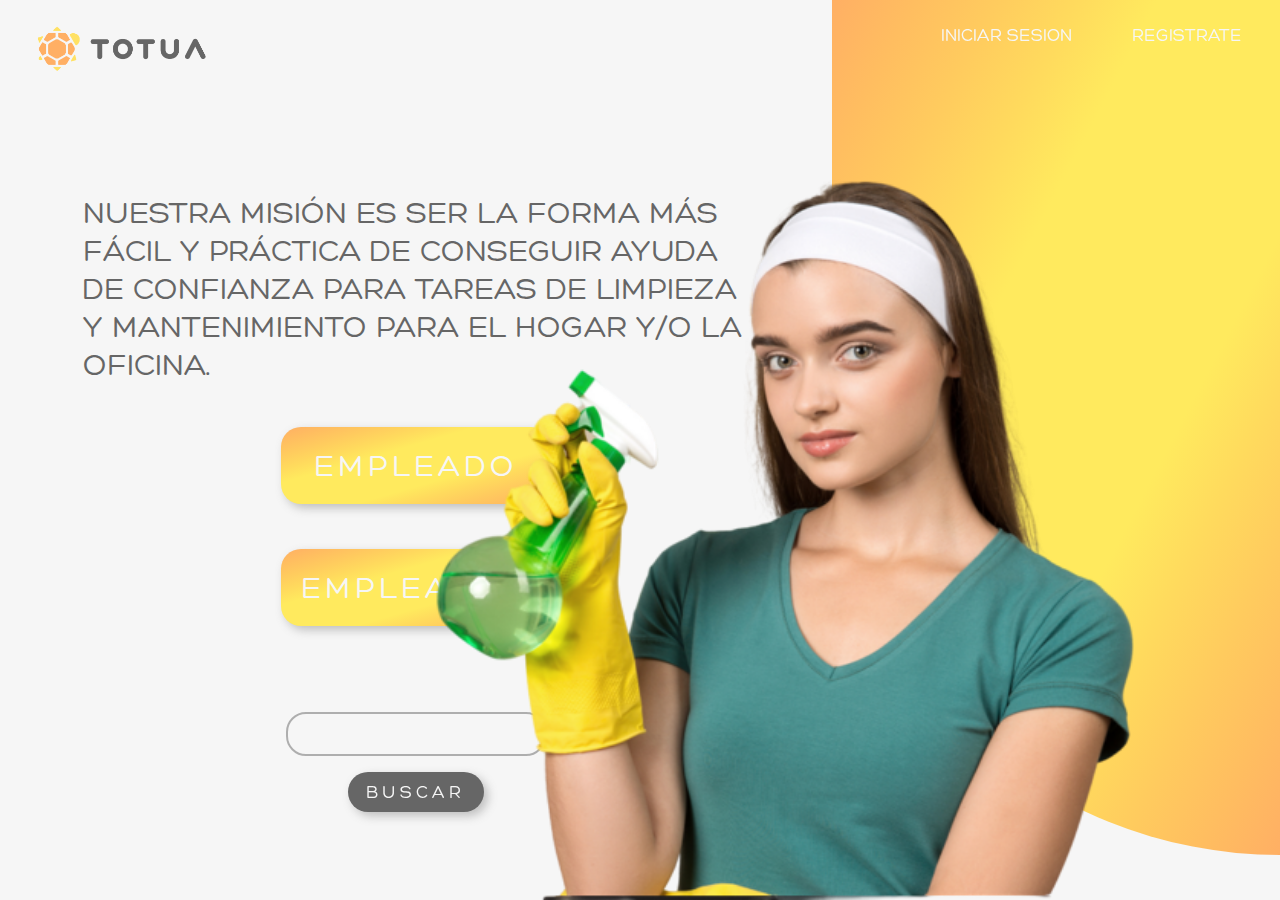
<file: index.html>
<!DOCTYPE html>
<html lang="en">
<head>
    <meta charset="UTF-8">
    <meta name="viewport" content="width=device-width, initial-scale=1.0">
    <title>Document</title>
    <link rel="stylesheet" type="text/css" href="styles.css" />
</head>
<body>
    <header class="encabezado_index">
        <div class="top fixed-top">
            <div class="contenedor">
                <div class="logo">
                    <img src="img/logo_totua-removebg-preview.png" alt="">
                </div> 
                <nav class="bmenu">
                    <ul>
                        <li><a href="login.html">INICIAR SESION</a></li>
                        <li><a href="postulacion.html">REGISTRATE</a></li>
                    </ul>
                </nav>
            </div>
        </div>
        <section class="caja">
            <section class="izquierda">
                <div class="texto">
                    NUESTRA MISIÓN ES SER LA FORMA 
                    MÁS FÁCIL Y PRÁCTICA DE CONSEGUIR 
                    AYUDA DE CONFIANZA PARA TAREAS DE 
                    LIMPIEZA Y MANTENIMIENTO PARA EL 
                    HOGAR Y/O LA OFICINA.
                </div>
                <div class="botones">
                    <button>
                        <a href="postulacion.html">
                            EMPLEADO
                        </a>
                    </button>
                    <button>
                    <a href="oferta.html"> 
                        
                            EMPLEADOR
                       
                    </a>
                </button>
                <div class="buscador">
                    <ul class="campoVacio">
                        
                    </ul>
                    <button>
                        <a href="oferta.html">
                            BUSCAR
                        </a>
                    </button>
                </div>
                </div>
            </section>
            <section class="derecha">
                
            </section>
            <img src="./img/principal_totua-removebg-preview.png" alt="" class="imagenhome">
        </section>


    </header>
    <script src="js/script.js"></script>
</body>
</html>
</file>
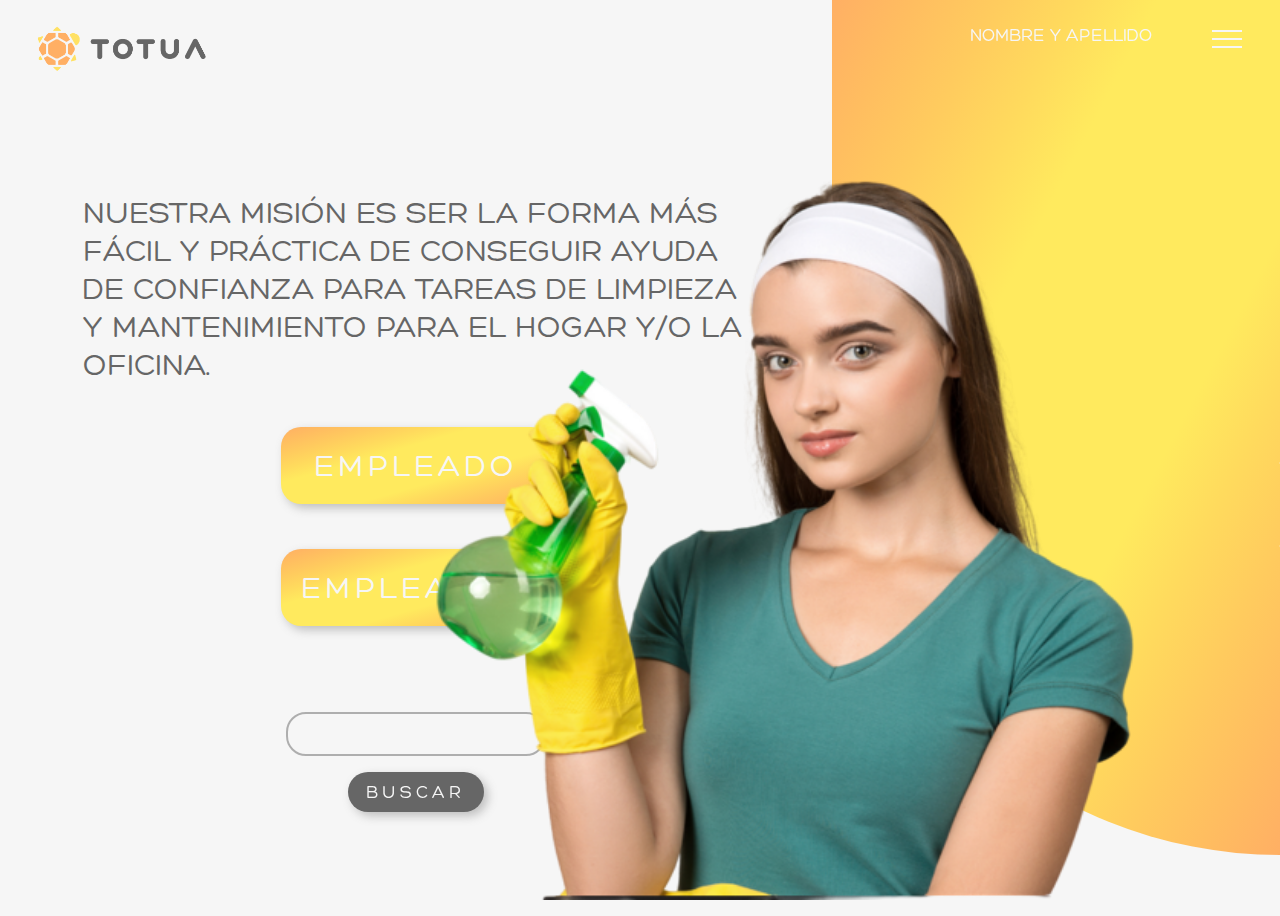
<file: homeloged.html>
<!DOCTYPE html>
<html lang="en">
<head>
    <meta charset="UTF-8">
    <meta name="viewport" content="width=device-width, initial-scale=1.0">
    <title>Document</title>
    <link rel="stylesheet" type="text/css" href="styles.css" />
</head>
<body>
    <header class="encabezado">
        <div class="top fixed-top">
            <div class="contenedor">
                <div class="logo">
                    <img src="img/logo_totua-removebg-preview.png" alt="">
                </div> 
                <nav class="bmenu">
                    <ul>
                        <li><a href="#">NOMBRE Y APELLIDO</a></li>
                        <li class="barsMenu"><a href="#">
                            <span class=line1></span>
                            <span class=line2></span>
                            <span class=line3></span>
                        </a></li>
                    </ul>
                </nav>
            </div>
        </div>
        <section class="caja">
            <section class="izquierda">
                <div class="texto">
                    NUESTRA MISIÓN ES SER LA FORMA 
                    MÁS FÁCIL Y PRÁCTICA DE CONSEGUIR 
                    AYUDA DE CONFIANZA PARA TAREAS DE 
                    LIMPIEZA Y MANTENIMIENTO PARA EL 
                    HOGAR Y/O LA OFICINA.
                </div>
                <div class="botones">
                    <button>
                        <a href="./elegirActividadLaboral.html">
                            EMPLEADO
                        </a>
                    </button>
                    <button>
                        <a href="oferta.html">
                            EMPLEADOR
                        </a>
                    </button>
                <div class="buscador">
                    <ul class="campoVacio">
                        
                        
                    </ul>
                    <button>
                        <a href="">  
                            BUSCAR
                        </a>
                    </button>
                </div>
                </div>
            </section>
            <section class="derecha">
                <ul class="menudesplegable">
                    <li>INICIO</li>
                    <LI>BUSCAR</LI>
                    <LI>MI CUENTA</LI>
                    <LI>NOTIFICACIONES</LI>
                    <LI> FAVORITOS</LI>
                    <li> CATEGORIAS</li>
                    <li> ACERCA DE TOTUA</li>
                    <li> AYUDA</li>
                    <li> TERMINOS Y CONDICIONES</li>
                    <li> CONFIGURACION DE CUENTA</li>
                </ul>
                
            </section>
            <img src="./img/principal_totua-removebg-preview.png" alt="" class="imagenhomeloged">
        </section>


    </header>
    <script src="js/script.js"></script>
</body>
</html>
</file>
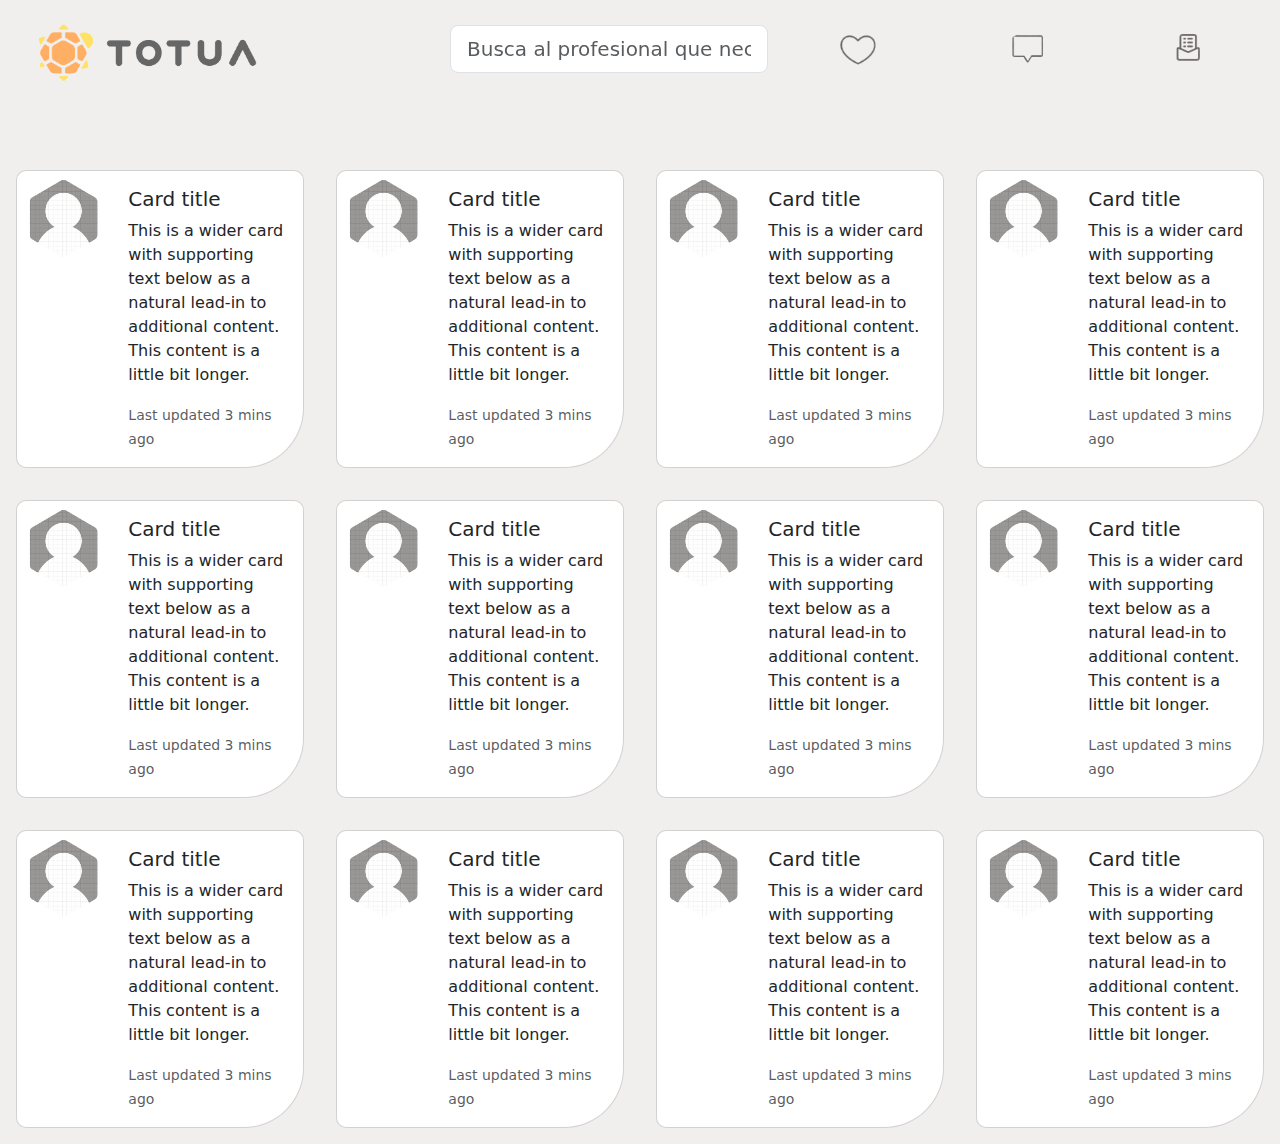
<file: oferta.html>
<!DOCTYPE html>
<html lang="en">
<head>
    <meta charset="UTF-8">
    <meta name="viewport" content="width=device-width, initial-scale=1.0">
    <title>Document</title>
    <link href="https://cdn.jsdelivr.net/npm/bootstrap@5.3.3/dist/css/bootstrap.min.css" rel="stylesheet" integrity="sha384-QWTKZyjpPEjISv5WaRU9OFeRpok6YctnYmDr5pNlyT2bRjXh0JMhjY6hW+ALEwIH" crossorigin="anonymous">
    
    <link rel="stylesheet" type="text/css" href="styles.css" />
</head>
<body class="oferta">
    <header class="encabezadoapp">
        <div class="topapp fixed-top">
            <div class="contenedorapp">
                <div class="logo">
                    <img src="img/logo_totua-removebg-preview.png" alt="">
                </div> 
                <div class="buscador">
                    <input class="form-control form-control-lg" type="text" placeholder="Busca al profesional que necesitas" aria-label=".form-control-lg example">
                </div>
                <nav class="bmenuapp">
                    <ul>
                        
                        <li><img src="./img/corazon-removebg-preview.png" alt=""></li>
                        <li><img src="./img/coment-removebg-preview.png" alt=""></li>
                        <li><img src="./img/mensajes-removebg-preview.png" alt=""></li>
                        <li><img src="./img/perfil-removebg-preview.png" alt=""></li>
                    </ul>
                </nav>
            </div>
        </div>
    </header>
    <div class="grilla">
        <div class="card mb-3" style="max-width: 540px;">
            <div class="row g-0">
              <div class="col-md-4">
                <img src="./img/perfil-removebg-preview.png" class="img-fluid rounded-start" alt="...">
              </div>
              <div class="col-md-8">
                <div class="card-body">
                  <h5 class="card-title">Card title</h5>
                  <p class="card-text">This is a wider card with supporting text below as a natural lead-in to additional content. This content is a little bit longer.</p>
                  <p class="card-text"><small class="text-body-secondary">Last updated 3 mins ago</small></p>
                </div>
              </div>
            </div>
          </div>
          <div class="card mb-3" style="max-width: 540px;">
            <div class="row g-0">
              <div class="col-md-4">
                <img src="./img/perfil-removebg-preview.png" class="img-fluid rounded-start" alt="...">
              </div>
              <div class="col-md-8">
                <div class="card-body">
                  <h5 class="card-title">Card title</h5>
                  <p class="card-text">This is a wider card with supporting text below as a natural lead-in to additional content. This content is a little bit longer.</p>
                  <p class="card-text"><small class="text-body-secondary">Last updated 3 mins ago</small></p>
                </div>
              </div>
            </div>
          </div>
          <div class="card mb-3" style="max-width: 540px;">
            <div class="row g-0">
              <div class="col-md-4">
                <img src="./img/perfil-removebg-preview.png" class="img-fluid rounded-start" alt="...">
              </div>
              <div class="col-md-8">
                <div class="card-body">
                  <h5 class="card-title">Card title</h5>
                  <p class="card-text">This is a wider card with supporting text below as a natural lead-in to additional content. This content is a little bit longer.</p>
                  <p class="card-text"><small class="text-body-secondary">Last updated 3 mins ago</small></p>
                </div>
              </div>
            </div>
          </div>
          <div class="card mb-3" style="max-width: 540px;">
            <div class="row g-0">
              <div class="col-md-4">
                <img src="./img/perfil-removebg-preview.png" class="img-fluid rounded-start" alt="...">
              </div>
              <div class="col-md-8">
                <div class="card-body">
                  <h5 class="card-title">Card title</h5>
                  <p class="card-text">This is a wider card with supporting text below as a natural lead-in to additional content. This content is a little bit longer.</p>
                  <p class="card-text"><small class="text-body-secondary">Last updated 3 mins ago</small></p>
                </div>
              </div>
            </div>
          </div>
          <div class="card mb-3" style="max-width: 540px;">
            <div class="row g-0">
              <div class="col-md-4">
                <img src="./img/perfil-removebg-preview.png" class="img-fluid rounded-start" alt="...">
              </div>
              <div class="col-md-8">
                <div class="card-body">
                  <h5 class="card-title">Card title</h5>
                  <p class="card-text">This is a wider card with supporting text below as a natural lead-in to additional content. This content is a little bit longer.</p>
                  <p class="card-text"><small class="text-body-secondary">Last updated 3 mins ago</small></p>
                </div>
              </div>
            </div>
          </div>
          <div class="card mb-3" style="max-width: 540px;">
            <div class="row g-0">
              <div class="col-md-4">
                <img src="./img/perfil-removebg-preview.png" class="img-fluid rounded-start" alt="...">
              </div>
              <div class="col-md-8">
                <div class="card-body">
                  <h5 class="card-title">Card title</h5>
                  <p class="card-text">This is a wider card with supporting text below as a natural lead-in to additional content. This content is a little bit longer.</p>
                  <p class="card-text"><small class="text-body-secondary">Last updated 3 mins ago</small></p>
                </div>
              </div>
            </div>
          </div>
          <div class="card mb-3" style="max-width: 540px;">
            <div class="row g-0">
              <div class="col-md-4">
                <img src="./img/perfil-removebg-preview.png" class="img-fluid rounded-start" alt="...">
              </div>
              <div class="col-md-8">
                <div class="card-body">
                  <h5 class="card-title">Card title</h5>
                  <p class="card-text">This is a wider card with supporting text below as a natural lead-in to additional content. This content is a little bit longer.</p>
                  <p class="card-text"><small class="text-body-secondary">Last updated 3 mins ago</small></p>
                </div>
              </div>
            </div>
          </div>
          <div class="card mb-3" style="max-width: 540px;">
            <div class="row g-0">
              <div class="col-md-4">
                <img src="./img/perfil-removebg-preview.png" class="img-fluid rounded-start" alt="...">
              </div>
              <div class="col-md-8">
                <div class="card-body">
                  <h5 class="card-title">Card title</h5>
                  <p class="card-text">This is a wider card with supporting text below as a natural lead-in to additional content. This content is a little bit longer.</p>
                  <p class="card-text"><small class="text-body-secondary">Last updated 3 mins ago</small></p>
                </div>
              </div>
            </div>
          </div>
          <div class="card mb-3" style="max-width: 540px;">
            <div class="row g-0">
              <div class="col-md-4">
                <img src="./img/perfil-removebg-preview.png" class="img-fluid rounded-start" alt="...">
              </div>
              <div class="col-md-8">
                <div class="card-body">
                  <h5 class="card-title">Card title</h5>
                  <p class="card-text">This is a wider card with supporting text below as a natural lead-in to additional content. This content is a little bit longer.</p>
                  <p class="card-text"><small class="text-body-secondary">Last updated 3 mins ago</small></p>
                </div>
              </div>
            </div>
          </div>
          <div class="card mb-3" style="max-width: 540px;">
            <div class="row g-0">
              <div class="col-md-4">
                <img src="./img/perfil-removebg-preview.png" class="img-fluid rounded-start" alt="...">
              </div>
              <div class="col-md-8">
                <div class="card-body">
                  <h5 class="card-title">Card title</h5>
                  <p class="card-text">This is a wider card with supporting text below as a natural lead-in to additional content. This content is a little bit longer.</p>
                  <p class="card-text"><small class="text-body-secondary">Last updated 3 mins ago</small></p>
                </div>
              </div>
            </div>
          </div>
          <div class="card mb-3" style="max-width: 540px;">
            <div class="row g-0">
              <div class="col-md-4">
                <img src="./img/perfil-removebg-preview.png" class="img-fluid rounded-start" alt="...">
              </div>
              <div class="col-md-8">
                <div class="card-body">
                  <h5 class="card-title">Card title</h5>
                  <p class="card-text">This is a wider card with supporting text below as a natural lead-in to additional content. This content is a little bit longer.</p>
                  <p class="card-text"><small class="text-body-secondary">Last updated 3 mins ago</small></p>
                </div>
              </div>
            </div>
          </div>
          <div class="card mb-3" style="max-width: 540px;">
            <div class="row g-0">
              <div class="col-md-4">
                <img src="./img/perfil-removebg-preview.png" class="img-fluid rounded-start" alt="...">
              </div>
              <div class="col-md-8">
                <div class="card-body">
                  <h5 class="card-title">Card title</h5>
                  <p class="card-text">This is a wider card with supporting text below as a natural lead-in to additional content. This content is a little bit longer.</p>
                  <p class="card-text"><small class="text-body-secondary">Last updated 3 mins ago</small></p>
                </div>
              </div>
            </div>
          </div>
    </div>


    <script src="https://cdn.jsdelivr.net/npm/bootstrap@5.3.3/dist/js/bootstrap.bundle.min.js" integrity="sha384-YvpcrYf0tY3lHB60NNkmXc5s9fDVZLESaAA55NDzOxhy9GkcIdslK1eN7N6jIeHz" crossorigin="anonymous"></script>

    <script src="js/script.js"></script>
</body>
</html>
</file>
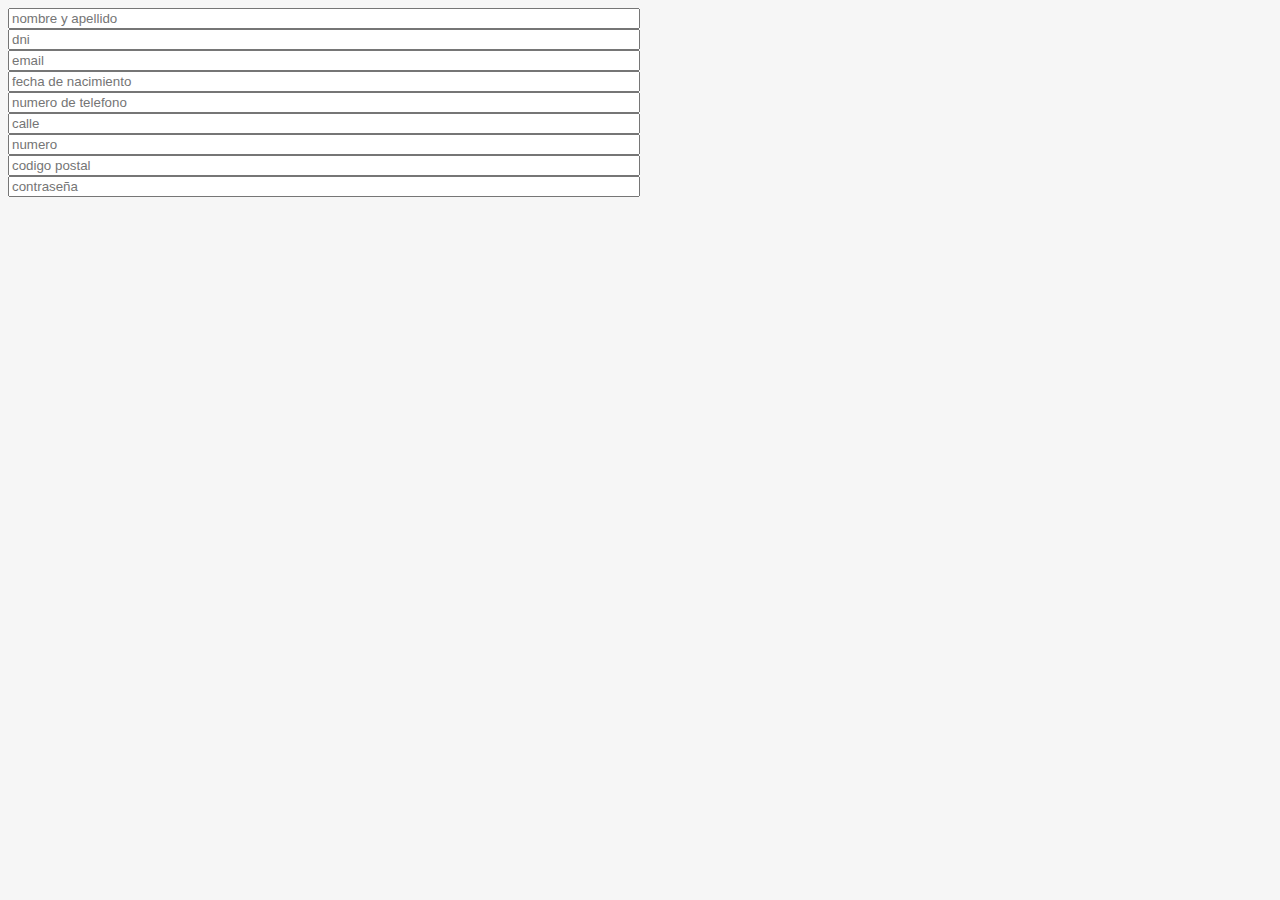
<file: registro.html>
<!DOCTYPE html>
<html lang="en">
<head>
    <meta charset="UTF-8">
    <meta name="viewport" content="width=device-width, initial-scale=1.0">
    <title>Document</title>
    <link rel="stylesheet" type="text/css" href="styles.css" />
</head>
<body>
    <div class="formularioRegistro">
        <input type="text" placeholder="nombre y apellido" class="nombre">
        <input type="text" placeholder="dni" class="dni"> 
        <input type="text" placeholder="email" class="email">
        <input type="text" placeholder="fecha de nacimiento" class="fnac">
        <input type="text" placeholder="numero de telefono" class="telefono">
        <input type="text" placeholder="calle" class="calle">
        <input type="text" placeholder="numero" class="numero">
        <input type="text" placeholder="codigo postal" class="cp">  
        <input type="text" placeholder="contraseña" class="contrasenia"> 

    </div>
    <script src="js/script.js"></script>
</body>
</html>
</file>
<file: styles.css>
@font-face { font-family: heroBold; 
    src: url('./fonts/Hero\ Bold\ 700.otf'); } 

@font-face { font-family: heroLight; 
    src: url('./fonts/Hero\ Light\ 200.otf'); } 

@font-face { font-family: heroRegular; 
    src: url('./fonts/Hero\ Regular\ 400.otf'); } 

body{
    background-color: rgb(246,246,246);
}

.encabezado {
    height: 100vh;
    position: relative;
}

.encabezado_index{
    height: 10vh;
    position: relative;
  
}

.top {
    background-color: transparent;
    top: 0;
    width: 100%}

.contenedor{
    display: flex;
    flex-direction: row;
    justify-content: space-between;
    
}


.logo img{
    height: 50%; 
}


.bmenu{
    display: flex;
    flex-direction: row;
    align-items: center;
    height: 30%;
}
.bmenu ul{
    display: flex;
    flex-direction: row;
    margin-left: 10px;
    
  
}

.bmenu ul li{
    margin-right: 30px;
    margin-left: 30px; 
    list-style: none;

}
.bmenu ul li a{
    color: #F6F6F6;;
    text-decoration: none;
    list-style: none;
    font-family: heroRegular;
    font-size: large;
}

.barsMenu{
    width: 30px;
    height: 30px;  
    cursor: pointer;
}


.barsMenu span{
    display: block; 
    width: 100%;
    height: 2px;
    background: rgb(246,246,246);
    transform-origin: 0px 100%;
    margin-top: 6px;
    
}

 .activeline1{
    transform: rotate(45deg) translate(-2px, 1px);

}

.activeline2{
    opacity: 0;
}


.activeline3{
    transform: rotate(-45deg) translate(-4px, 2px);
    
}

.caja{
    display: flex;
    flex-direction: row;
    width: 100%;
    height: 95vh;
    object-fit: cover;
    position: absolute;
    position: fixed;
    top: 0;
    right: 0;
    bottom: 0;
    left: 0;
    z-index: -2;
    
}

.izquierda{
    width: 65%;
    background-color: rgb(246,246,246);
    display: flex;
    flex-direction: column;
    justify-content: space-evenly;
    align-items: center;
}


.izquierda .botones{
    display: flex;
    flex-direction: column;
    justify-content: space-between;
    
    height: 45%;
    width: 50%;
    align-items:center;
    
}

.botones button {
    background-image: linear-gradient(to right bottom, #ffaf64, #ffbd60, #ffcb5e, #ffda5d, #ffea5e, #ffea5e, #ffea5e, #ffea5e, #ffda5d, #ffcb5e, #ffbd60, #ffaf64);
    height: 20%;
    width: 65%;
    border-radius: 20px;
    border: none;
    box-shadow: 4px 4px 10px #66666660;
}

.botones button a {
    text-decoration: none;
    color: #F6F6F6;
    font-family: heroRegular;
    font-size: xx-large;
    letter-spacing: 4px;
    
    z-index: 1;
}
.izquierda .texto{
    width: 80%;
    font-size: xx-large;
    font-family: heroRegular; 
    padding-top: 150px;
    color: #666666;
}

.buscador{
    width: 65%;
    height: 30%;
    display: flex;
    flex-direction: column;
    justify-content: space-around;
    align-items: center;
}

.buscador .campoVacio {
    height: 40%;
    width: 80%;
    border-radius: 20px;
    border: solid #6666667f 2px;
    overflow-y: scroll;
    
}

.campoVacio li{
    list-style: none;
    border: solid;
    height: 80%;
    text-align: center ;
}

.buscador button{
    width: 50%;
    height: 40%;
    text-align: center;
    background: #666666;

}

.buscador button a{
    font-size: large;
    text-align: center;
}

.derecha{
    width: 35%;
    background-image: linear-gradient(to right bottom, #ffaf64, #ffbd60, #ffcb5e, #ffda5d, #ffea5e, #ffea5e, #ffea5e, #ffea5e, #ffda5d, #ffcb5e, #ffbd60, #ffaf64);
    display: flex;
    flex-direction: column;
    justify-content: center;
    padding-right: 0%;
    border-radius: 0% 0% 0% 100% / 28% 53% 0% 51%;

}

.menudesplegable {
    height: 80%;
    text-align: right;
    list-style: none;
    display: flex;
    flex-direction: column;
    justify-content: space-evenly;
    text-decoration: none;
    color: #F6F6F6;
    font-family: heroRegular;
    font-size: xx-large;
    padding-left: 100%;
    
    
}

.menudesplegableactivo{
    display: block;
    height: 80%;
    text-align: right;
    list-style: none;
    display: flex;
    flex-direction: column;
    justify-content: space-evenly;
    text-decoration: none;
    color: #F6F6F6;
    font-family: heroRegular;
    font-size: xx-large;
    padding-left: 0%;
    gap: 3%;
}

.menudesplegable li{
    padding-right: 20px;
    
}


.imagenhome{
    position: fixed;
    top: 10%;
    right: 10%;  
    bottom: 0%;
    height: 90%;
    

}

.imagenhomeloged{
    position: fixed;
    top: 10%;
    right: 10%;  
    bottom: 0%;
    height: 90%;
    opacity: 1;
    transition: opacity 0.5s;
    

}

.imagenhomeactiva{
    opacity: 0;
    transition: opacity 0.5s;
}


/* registro */

.formularioRegistro{
    display: flex;
    flex-direction: column;
    width: 50%;
    justify-content: center;
}

/* login */

.login{
    height: 100vh;
    width: 100%;
    
    display: flex;
    flex-direction: column;
    justify-content: center;
    align-items: center;
    gap: 5%;
}

.titulo{
   
    height: 5%;
    width: 50%;
    text-align: center;
    font-family: herobold;
    color: gray;
    font-size: 5vh;
}

.tarjetasredes{
    
    display: flex;
    flex-direction: row;
    justify-content: center;
    align-items: center;
    gap: 5%;
    height: 5%;
    width: 20%;
}

.facebook img{
   height: 8vh;
   
    
}



.google img{
    height: 8vh;
     
 }



.dibujo{
    
    width: 40%;
    height: 5%;
    display: flex;
    flex-direction: row;
    justify-content:center;
}

.linea{
   
    margin-top: 5%;
    border-top: solid ;
    border-width: 1px;
    width: 30%;
    
}

.formularioLog{
    display: flex;
    flex-direction: column;
    justify-content: space-around;
    width: 30%;
    height: 25%;
 
}

.formularioLog input{
    height: 25%;
}

.formularioLog .btn{
    height: 25% ;
    color: white;
    font-family: heroRegular;
    background: linear-gradient(90deg, rgba(255,123,0,0.9585084033613446) 0%, rgba(255,234,94,0.9501050420168067) 98%);
    border: orange;
}

/* oferta */
.encabezadoapp {
    height: 10vh;
    position: relative;
    
    
}

.topapp {
    background-color: transparent;
    top: 0;
    width: 100%}

.contenedorapp{
    display: flex;
    flex-direction: row;
    justify-content: space-between;
    
}


.logo img{
    height: 50%;
   
}

.buscador{
   padding-top: 25px;
    

}

.buscador input{
    width: 100%;
}
.oferta{
    background-color: rgb(241, 238, 238);
}

.bmenuapp{
    
    display: flex;
    flex-direction: row;
    align-items: center;
    height: 5%;
    width: 40%;
    
}
.bmenuapp ul{
    display: flex;
    flex-direction: row;
    justify-content: space-around;
    width: 100%;
 
}

.bmenuapp ul li{
   padding-top: 25px;
    margin-left: 30px; 
    list-style: none;
    
}


.bmenuapp ul li img{
height: 25%;

}


.grilla{
    padding-top: 5%;
    display: grid;
    grid-template-columns: 1fr 1fr 1fr 1fr;
    grid-template-rows: 1fr 1fr 1fr;
}

.card{
    margin:5%;
    border-radius: 10px 10px 60px 10px;
-webkit-border-radius: 10px 10px 60px 10px;
-moz-border-radius: 10px 10px 60px 10px;
}

.titulo_postulacion{
    font-family: heroRegular;
    color: #6D6766;
    font-weight: 1000;
}

.subtitulo_postulacion{
    font-family: heroRegular;
    font-size: medium;
    color: #6D6766;
    margin-bottom: 2%;
    
}

.formulario_postulacion{
    display: flex;
    flex-direction: column;
    justify-content:center;
    align-items: center;
    margin-top: 10%;
    height: 60%;
    
}

.form_postulacion{
    height: 80%;
    width: 22%;
    display: flex;
    flex-direction: column;
    justify-content: space-around;
    margin-bottom: 2%;
}

.form_postulacion input{
    height: 15%;
}

.botones_postulacion{
    
    width: 22%;
    display: flex;
    flex-direction: row;
    justify-content: space-between;
    height: 12%;
    font-family: heroRegular;
}

.botones_postulacion a{
    width: 40%;
}

.botones_postulacion .volver{
    background-color: #FDDE50;
    border-color: #FDDE50;

}

.botones_postulacion .siguiente{
    background-color: #FC905E;
    border-color: #FC905E;
}

.formulario_actividad{
    display: flex;
    flex-direction: column;
    justify-content:space-evenly;
    align-items: center;
    margin-top: 10%;
    height: 30%;
    
 
}

.titulo_actividad{
    font-family: heroRegular;
    font-size: x-large;
    color: #6D6766;
    margin-bottom: 2%;
    text-align: center;
}

.form_actividad{
    height: 30%;
    width: 22%;
    display: flex;
    flex-direction: column;
    justify-content: space-around;
    margin-bottom: 2%;
    
}

.form_actividad select{
    height: 65%;
    
}

.botones_actividad{
    
    width: 22%;
    display: flex;
    flex-direction: row;
    justify-content: space-between;
    height: 18%;
    font-family: heroRegular;
}

.botones_actividad a{
    width: 40%;
}

.botones_actividad .volver{
    background-color: #FDDE50;
    border-color: #FDDE50;

}

.botones_actividad .siguiente{
    background-color: #FC905E;
    border-color: #FC905E;
}

.contenedorToggle{
    display: flex;
    flex-direction: row;
    justify-content: space-between;
    height: 25%;

}



.switch {
    position: relative;
    display: inline-block;
    width: 12%;
    height: 55%;
    
  }
  
  .switch input { 
    opacity: 0;
    width: 0;
    height: 0;
  }
  
  .slider {
    position: absolute;
    cursor: pointer;
    top: 0;
    left: 0;
    right: 0;
    bottom: 0;
    background-color: #FC905E;
    -webkit-transition: .4s;
    transition: .4s;
  }
  
  .slider:before {
    position: absolute;
    content: "";
    height: 80%;
    width: 50%;
    left: 4px;
    bottom: 4px;
    background-color: white;
    -webkit-transition: .4s;
    transition: .4s;
  }
  
  input:checked + .slider {
    background-color: #FDDE50;
  }
  
  input:focus + .slider {
    box-shadow: 0 0 1px #FC905E;
  }
  
  input:checked + .slider:before {
    -webkit-transform: translateX(26px);
    -ms-transform: translateX(26px);
    transform: translateX(26px);
  }
  
  /* Rounded sliders */
  .slider.round {
    border-radius: 34px;
  }
  
  .slider.round:before {
    border-radius: 50%;
  }

  .formulario_explicacion{
    display: flex;
    flex-direction: column;
    justify-content:space-evenly;
    align-items: center;
    margin-top: 10%;
    height: 50%;
  }

  .titulo_explicacion{
    font-family: heroBold;
    font-size: x-large;
    color: #6D6766;
    margin-bottom: 2%;
    text-align: center;
}

.form_explicacion h3{
    font-family: heroRegular;
    font-size: medium;
    color: #6D6766;
    margin-bottom: 2%;
    margin-top: 2%;

    
}

.form_explicacion{
    height: 80%;
    width: 22%;
    display: flex;
    flex-direction: column;
    justify-content: space-around;
    margin-bottom: 2%;
    
}

.form_explicacion .descripcion{
    height: 30%;
    margin-bottom: 2%;
  
}

.botones_explicacion{
    
    width: 22%;
    display: flex;
    flex-direction: row;
    justify-content: space-between;
    height: 12%;
    font-family: heroRegular;
}

.botones_explicacion a{
    width: 40%;
}

.botones_explicacion .volver{
    background-color: #FDDE50;
    border-color: #FDDE50;

}

.botones_explicacion .siguiente{
    background-color: #FC905E;
    border-color: #FC905E;
}
</file>
